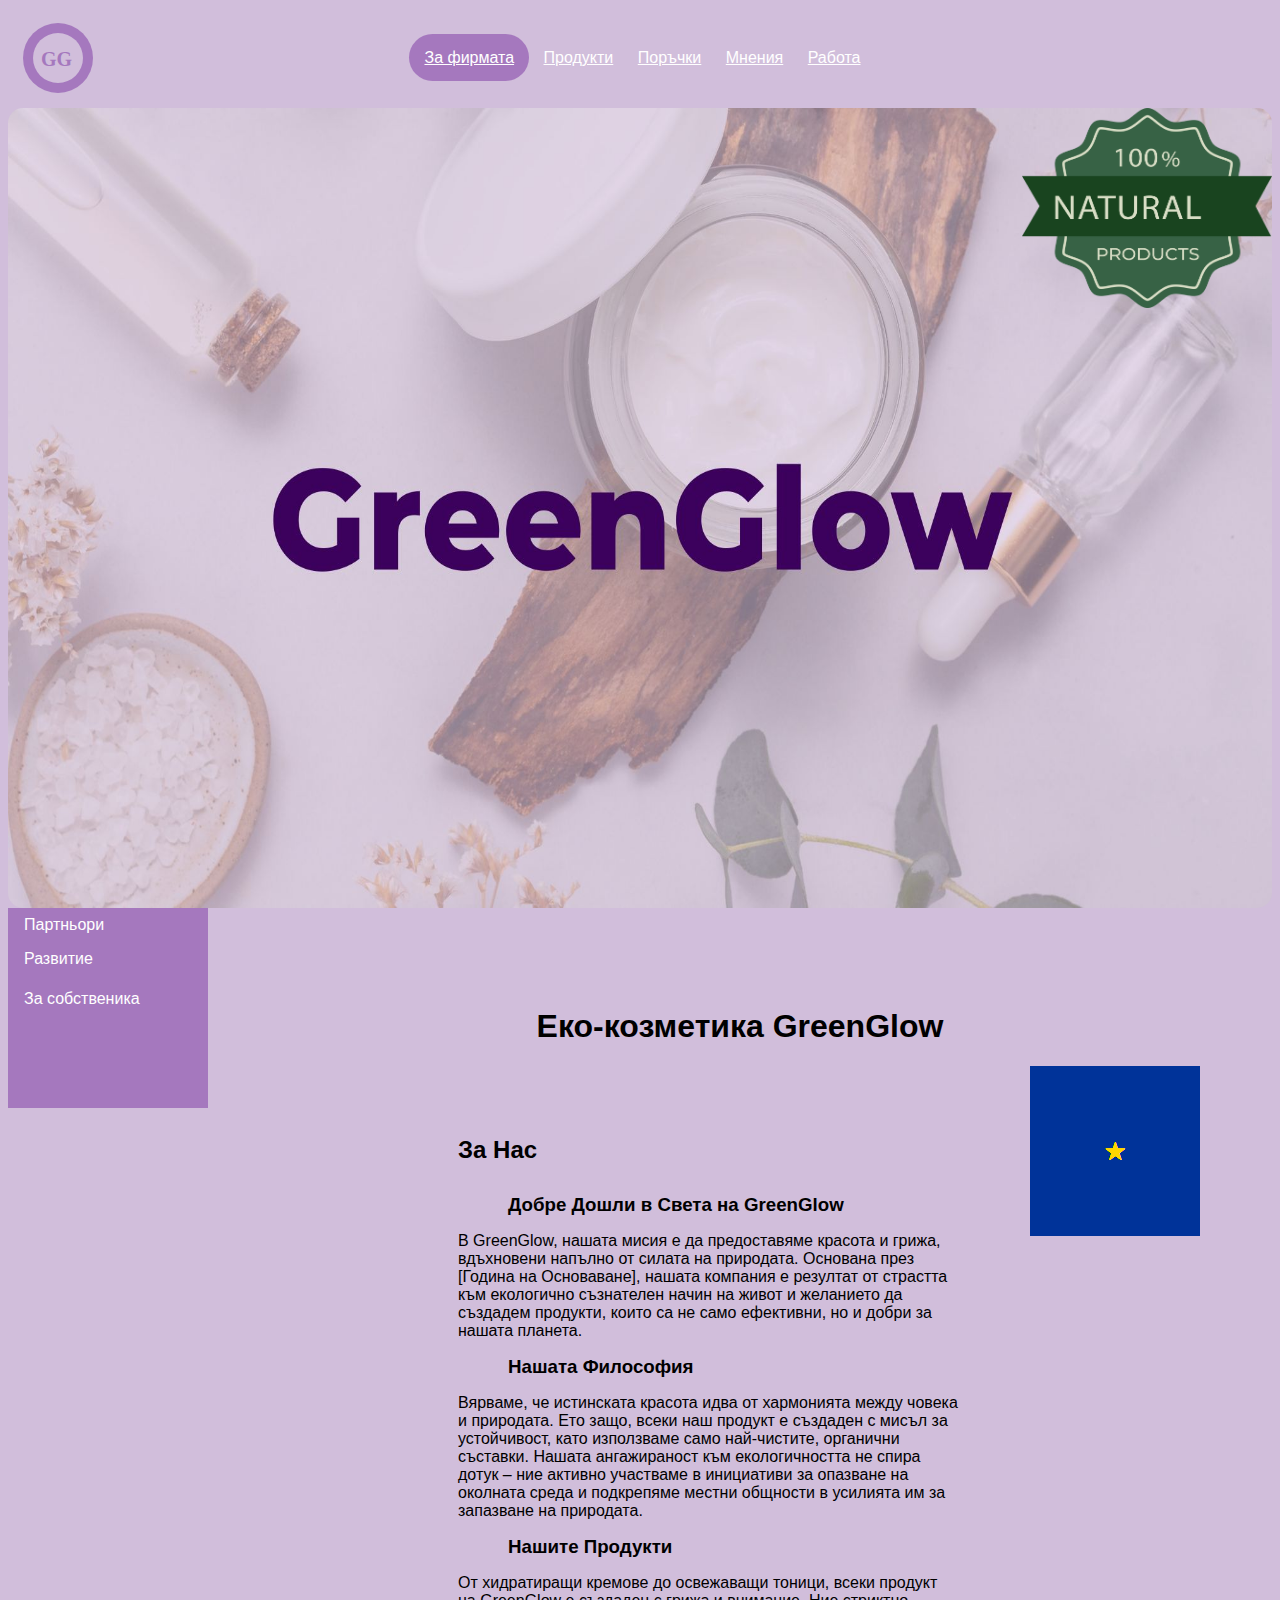
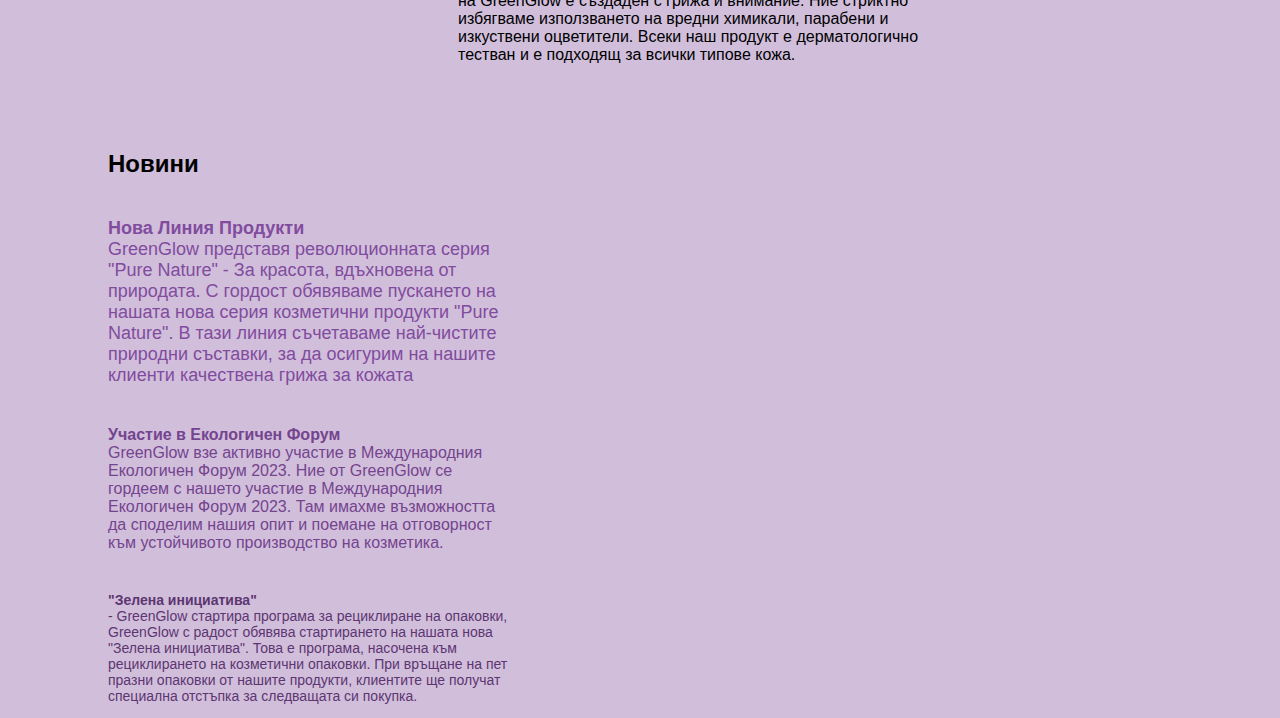
<file: site/index.html>
<!DOCTYPE html>
<head>
    <meta charset="utf-8">
    <title>"GreenGlow" – Еко-Козметика</title>
    <link rel="stylesheet" href="style.css">

    <style>

.subnav {
  overflow: hidden;
}


.subnav .subnavbtn {
  font-size: 16px;
  border: none;
  outline: none;
  color: white;
  padding: 14px 16px;
  background-color: inherit;
  font-family: inherit;
  margin: 0;
}



.subnav-content {
  display: none;
  z-index: 1;
}

.subnav:hover .subnav-content {
  display: block;
}

      a:link{
          color: white;
      }

      a:visited{
          color: white;
      }

      a:hover{
          color: #814C9E;
      }

      a:active{
          color:wheat;
      }

      .verticalNav{
        position: relative;
        text-align: right;
      }

      .verticalNav a{
        display: block;
      }

      .image-container {
    position: relative; 
    width: 100%; 
}

.background-image {
    width: 100%;
    height: 300px;
    border-radius: 15px;
    margin-top: 100px;
    display: block; 
}

.overlay-image {
    position: absolute; 
    top: 0; 
    right: 0; 
    width: 100%;
}

ul {
  list-style-type: none;
  margin: 0;
  padding: 0;
  width: 200px;
  height: 200px;
  background-color: #A578BE;
  float: left;
}

li a {
  display: block;
  color: #000;
  padding: 8px 16px;
  text-decoration: none;
}


li a:hover {
  background-color: #555;
}

@keyframes flyAwayAndBack {
  0%, 90%, 100% {
    transform: rotate(var(--angle)) translate(var(--radius)) rotate(var(--angle));
    opacity: 1;
    scale: 1;
  }
  95% {
    transform: translate(50vw, 50vh) scale(0);
    opacity: 0;
  }
}

  .eu-symbol {
    position: relative;
    width: 150px; 
    height: 150px; 
    background-color: #003399; 
    display: flex;
    justify-content: center;
    align-items: center;
    overflow: hidden;
    margin: auto;
    padding: 10px;
  }

  .star {
    position: absolute;
    color: #FFD700; 
    font-size: 25px; 
    --angle: 0deg;
    --radius: 65px; 
    animation: flyAwayAndBack 5s linear infinite; 
    animation-delay: var(--delay);
  }


  .star:nth-child(1) { --angle: 0deg; }
  .star:nth-child(2) { --angle: 30deg; }
  .star:nth-child(3) { --angle: 60deg; }
  .star:nth-child(4) { --angle: 90deg; }
  .star:nth-child(5) { --angle: 120deg; }
  .star:nth-child(6) { --angle: 150deg; }
  .star:nth-child(7) { --angle: 180deg; }
  .star:nth-child(8) { --angle: 210deg; }
  .star:nth-child(9) { --angle: 240deg; }
  .star:nth-child(10) { --angle: 270deg; }
  .star:nth-child(11) { --angle: 300deg; }
  .star:nth-child(12) { --angle: 330deg; }
</style>
</head>
<header style="display: flex; align-items: center; justify-content: space-between; position: relative;">
  <div class="logo" style=" position: absolute; top:0; left:0;">
  <svg width="100" height="100" xmlns="http://www.w3.org/2000/svg">
    <circle cx="50" cy="50" r="35" fill=" #A578BE"/>

    <circle cx="50" cy="50" r="25" fill="#D1BEDB"/>

    <text x="33" y="58" font-family="Verdana" font-weight ="bold" font-size="20" fill=" #A578BE">GG</text>
</svg>
</div>

  <div class="topnav" style="text-align: center; width: 100%; position: absolute; margin-top: 100px; ">
    <a class="active" href="index.html" style="background-color: #A578BE; border-radius: 25px; padding: 15px;">За фирмата</a>
    <a href="products.html">Продукти</a>
    <a href="orders.html">Поръчки</a>
    <a href="opinions.html">Мнения</a>
    <a href="jobApplication.html">Работа</a>
  </div> 
</header>

<body style="background-color: #D1BEDB; font-family: 'Montserrat', sans-serif;">

    <div class="image-container">
      <img src="indexbckg.jpeg" class="background-image" alt="Background Image" style="border-radius: 15px; margin-top: 100px; width: 100%; height: 800px;">
      <img src="topPic.png" class="overlay-image" alt="Overlay Image" style="width: 250px; height: 200px;">
    </div>


    <ul>
      <li><a class="active" href="partners.html">Партньори</a>
      <li><a href="growth.html">Развитие</a>
      <li><div class="subnav">
        <button class="subnavbtn">За собственика <i class="fa fa-caret-down"></i></button>
        <div class="subnav-content" style="float: left;">
          <a href="video.html">Филм</a>
          <a href="music.html">Музика</a>
        </div>  
    </ul> 

    <h1 style="text-align: center; margin-top: 100px;"><b>Еко-козметика GreenGlow</b></h1>

      <div class="text1">
        <h2>За Нас</h2>
        <h3 style="margin-top: 30px;">Добре Дошли в Света на GreenGlow</h3>
        <p>В GreenGlow, нашата мисия е да предоставяме красота и грижа, вдъхновени напълно от силата на природата. Основана през [Година на Основаване], нашата компания е резултат от страстта към екологично съзнателен начин на живот и желанието да създадем продукти, които са не само ефективни, но и добри за нашата планета.</p>
        <h3>Нашата Философия</h3>
        <p>Вярваме, че истинската красота идва от хармонията между човека и природата. Ето защо, всеки наш продукт е създаден с мисъл за устойчивост, като използваме само най-чистите, органични съставки. Нашата ангажираност към екологичността не спира дотук – ние активно участваме в инициативи за опазване на околната среда и подкрепяме местни общности в усилията им за запазване на природата.</p>
        <h3>Нашите Продукти</h3>
        <p>От хидратиращи кремове до освежаващи тоници, всеки продукт на GreenGlow е създаден с грижа и внимание. Ние стриктно избягваме използването на вредни химикали, парабени и изкуствени оцветители. Всеки наш продукт е дерматологично тестван и е подходящ за всички типове кожа.</p>
      </div>
      <div class="text2">
        <h2>Новини</h2>
        <p class="p1"><b>Нова Линия Продукти</b><br> GreenGlow представя революционната серия "Pure Nature" - За красота, вдъхновена от природата. С гордост обявяваме пускането на нашата нова серия козметични продукти "Pure Nature". В тази линия съчетаваме най-чистите природни съставки, за да осигурим на нашите клиенти качествена грижа за кожата</p>
        <p class="p2"><b>Участие в Екологичен Форум</b><br> GreenGlow взе активно участие в Международния Екологичен Форум 2023. Ние от GreenGlow се гордеем с нашето участие в Международния Екологичен Форум 2023. Там имахме възможността да споделим нашия опит и поемане на отговорност към устойчивото производство на козметика. </p>    
        <p class="p3"> <b> "Зелена инициатива"</b><br>- GreenGlow стартира програма за рециклиране на опаковки, GreenGlow с радост обявява стартирането на нашата нова "Зелена инициатива". Това е програма, насочена към рециклирането на козметични опаковки. При връщане на пет празни опаковки от нашите продукти, клиентите ще получат специална отстъпка за следващата си покупка.</p>  
      </div>

      <div class="eu-symbol">
        <div class="star" style="--delay:0s;">&#9733;</div>
        <div class="star" style="--delay:0.1s;">&#9733;</div>
        <div class="star" style="--delay:0.2s;">&#9733;</div>
        <div class="star" style="--delay:0.3s;">&#9733;</div>
        <div class="star" style="--delay:0.4s;">&#9733;</div>
        <div class="star" style="--delay:0.5s;">&#9733;</div>
        <div class="star" style="--delay:0.6s;">&#9733;</div>
        <div class="star" style="--delay:0.7s;">&#9733;</div>
        <div class="star" style="--delay:0.8s;">&#9733;</div>
        <div class="star" style="--delay:0.9s;">&#9733;</div>
        <div class="star" style="--delay:1.0s;">&#9733;</div>
        <div class="star" style="--delay:1.1s;">&#9733;</div>
      </div>

</body>
</html>
</file>
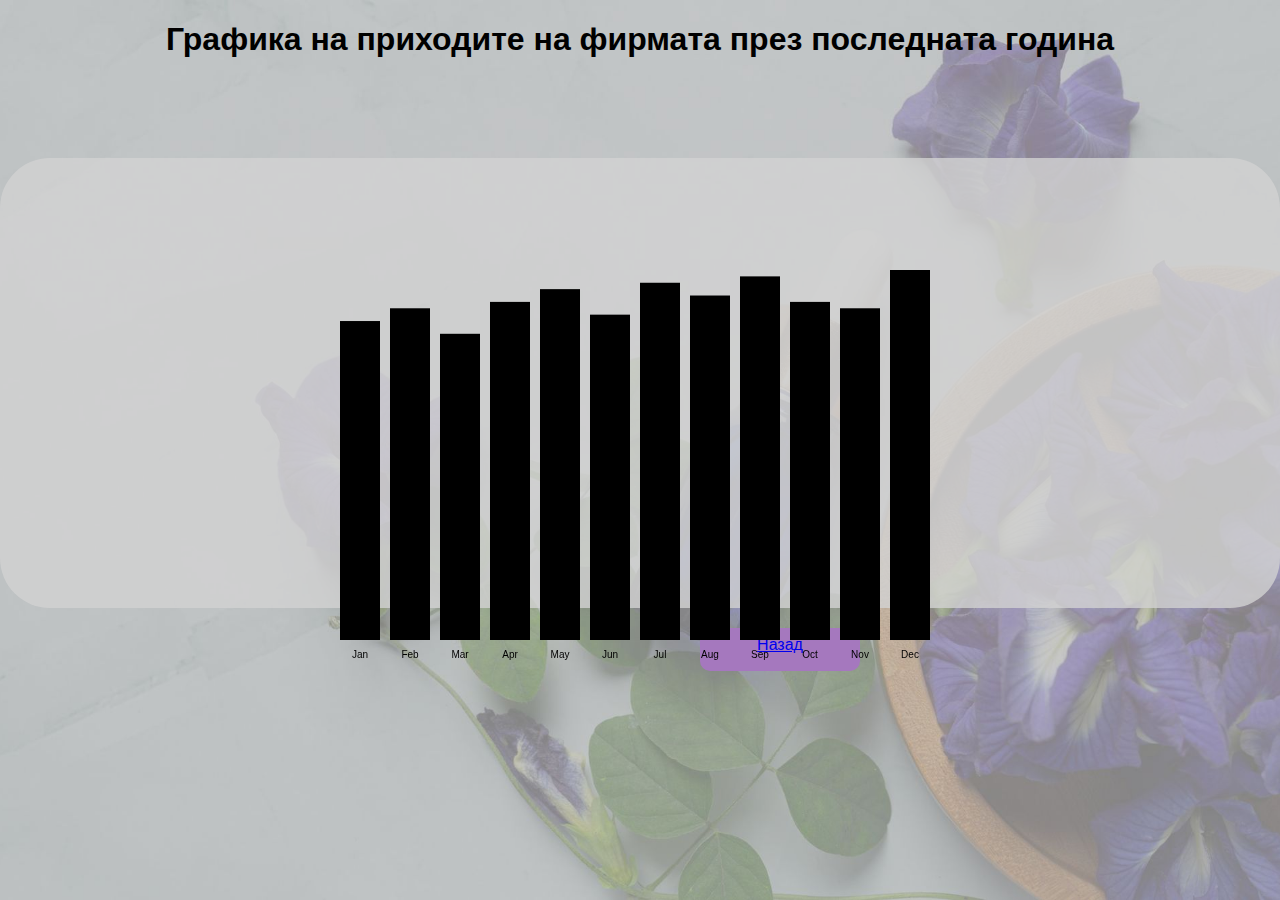
<file: site/growth.html>
<!DOCTYPE html>
<html>
<head>
    <meta charset="UTF-8">
    <link rel="stylesheet" href="style.css">
    <title>Развитие</title>
</head>
<body class="jobBody" style="font-family: 'Montserrat', sans-serif; background-color: #D1BEDB;">
<h1 style="text-align: center;">Графика на приходите на фирмата през последната година</h1>
<div style="background-color: rgb(210, 210, 210,0.8);  margin-top: 100px; border-radius: 50px; height: 350px; padding: 50px;">
<canvas style="margin-top: 20px;" id="salesGraph" width="600" height="400"></canvas>
</div>
<div style="background-color: #A578BE; height: 30px; width: 150px; border-radius: 10px; padding: 5px; padding-top: 8px; text-align: center; margin-top: 20px; margin-left: 700px;">
    <a href="index.html">Назад</a> 
</div>

<script>
    let canvas = document.getElementById("salesGraph");
    let ctx = canvas.getContext("2d");


    let months = ["Jan", "Feb", "Mar", "Apr", "May", "Jun", "Jul", "Aug", "Sep", "Oct", "Nov", "Dec"];
    let sales = [5000, 5200, 4800, 5300, 5500, 5100, 5600, 5400, 5700, 5300, 5200, 5800];


    let maxSales = Math.max(...sales);
    let graphHeight = canvas.height - 30;

for(let i = 0; i < sales.length; i++) {
    let x = (canvas.width / sales.length) * i;
    let y = graphHeight - (graphHeight * (sales[i] / maxSales));


    let barWidth = (canvas.width / sales.length) * 0.8;
    let barHeight = (graphHeight * sales[i] / maxSales);
    

    ctx.fillRect(x, graphHeight - barHeight, barWidth, barHeight);
    ctx.textAlign = "center";
    ctx.textBaseline = "middle";
    ctx.fillText(months[i], x + (barWidth / 2), canvas.height - 15);
}

</script>

</body>
</html>
</file>
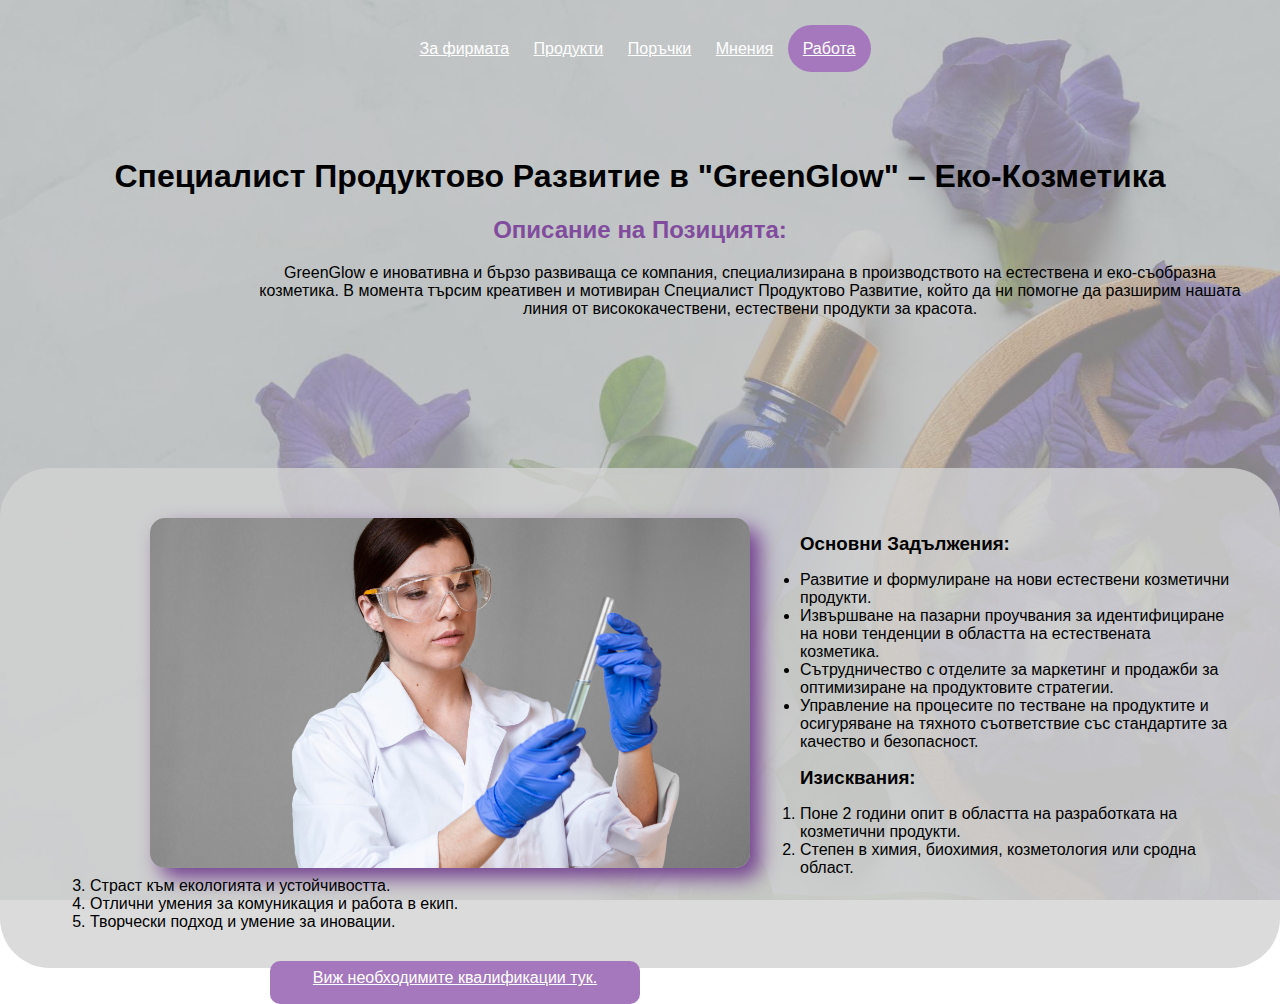
<file: site/jobApplication.html>
<!DOCTYPE html>
<html>
    <head>
        <title>Обява за работа</title>
        <link rel="stylesheet" href="style.css">
        <style>
            a:link{
                color: white;
            }
    
            a:visited{
                color: white;
            }
    
            a:hover{
                color: #814C9E;
            }
    
            a:active{
                color:wheat;
            }
        </style>

    </head>
<body  class="jobBody" style="font-family: 'Montserrat', sans-serif;">
    <div class="topnav" style="margin-top: 40px;">
        <a class="active" href="index.html">За фирмата</a>
        <a href="products.html">Продукти</a>
        <a href="orders.html">Поръчки</a>
        <a href="opinions.html">Мнения</a>
        <a href="jobApplication.html" style="background-color: #A578BE; border-radius: 25px; padding: 15px;">Работа</a>
      </div> 
    <h1 style="text-align: center;     font-family: 'Montserrat', sans-serif;  margin-top: 100px;">Специалист Продуктово Развитие в "GreenGlow" – Еко-Козметика</h1>
    <h2 style="color: #814C9E; text-align: center; ">Описание на Позицията:</h2>
    <p style="text-align: center; width: 1000px; margin-left: 250px;">GreenGlow е иновативна и бързо развиваща се компания, специализирана в производството на естествена и еко-съобразна козметика. В момента търсим креативен и мотивиран Специалист Продуктово Развитие, който да ни помогне да разширим нашата линия от висококачествени, естествени продукти за красота.</p>
    <div style="background-color: rgb(210, 210, 210,0.8); margin-top: 150px; border-radius: 50px; height: 400px; padding: 50px;">
    <div style="float: left; margin-left: 100px; margin-right: 50px; ">
        <img src="p1.jpg" width= 600px height="350px" style="border-radius: 15px; box-shadow: 10px 10px 20px #73408f;">
    </div>
    <h3 >Основни Задължения:</h3>
    <ul style="list-style-type:disc;">
        <li>Развитие и формулиране на нови естествени козметични продукти.</li>
        <li>Извършване на пазарни проучвания за идентифициране на нови тенденции в областта на естествената козметика.</li>
        <li>Сътрудничество с отделите за маркетинг и продажби за оптимизиране на продуктовите стратегии.</li>
        <li>Управление на процесите по тестване на продуктите и осигуряване на тяхното съответствие със стандартите за качество и безопасност.</li>
    </ul>
    <h3>Изисквания:</h3>
    <ol>
        <li>Поне 2 години опит в областта на разработката на козметични продукти.</li>
        <li>Степен в химия, биохимия, козметология или сродна област.</li>
        <li>Страст към екологията и устойчивостта.</li>
        <li>Отлични умения за комуникация и работа в екип.</li>
        <li>Творчески подход и умение за иновации.</li>
    </ol>
    <div style="background-color: #A578BE; height: 30px; width: 360px; border-radius: 10px; padding: 5px; padding-top: 8px; text-align: center; margin-top: 30px; margin-left: 220px;">
    <a href="jobApplicationTable.html">Виж необходимите квалификации тук.</a>
    </div> 
    </div> 
</body>
</html>
</file>
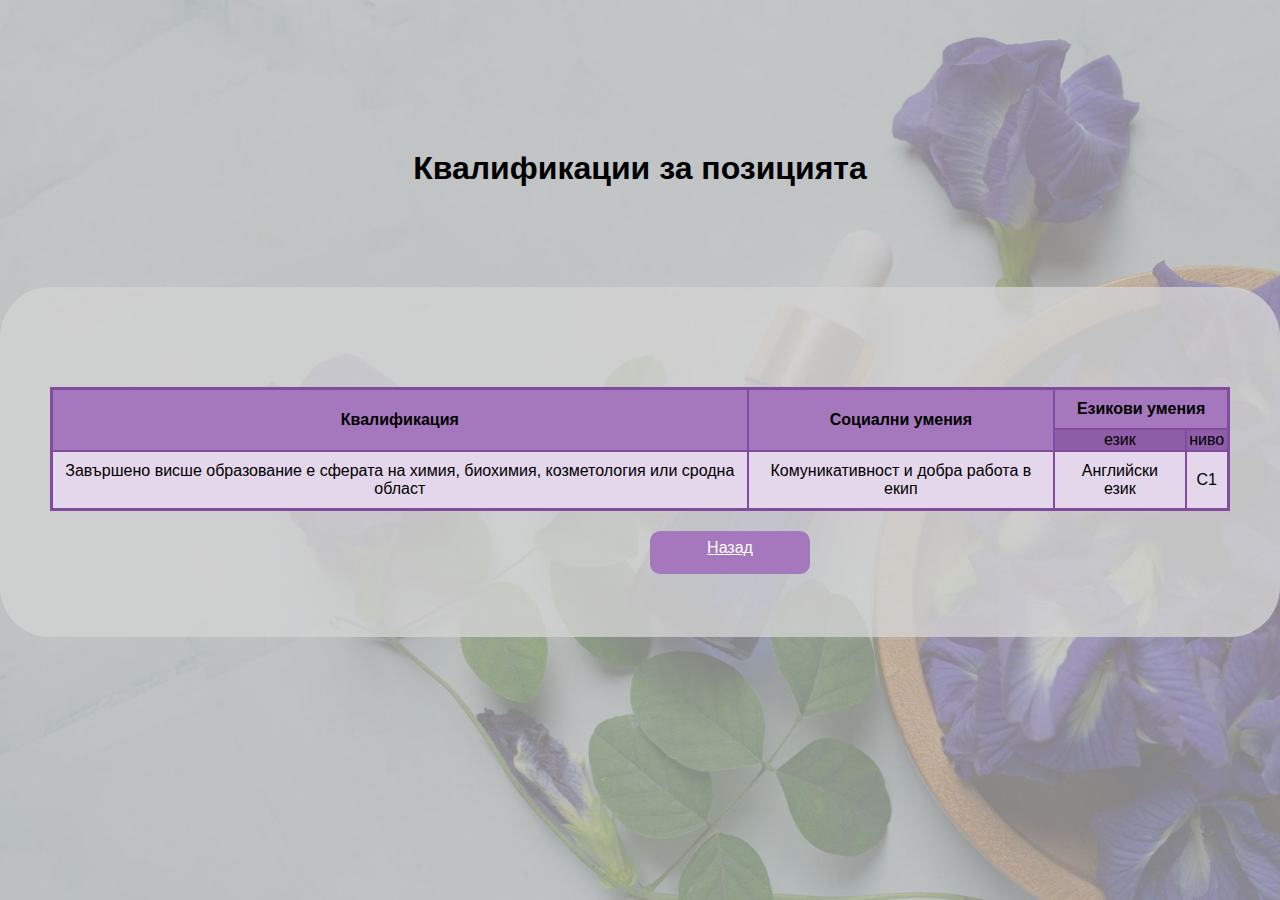
<file: site/jobApplicationTable.html>
<!DOCTYPE html>
<html>
<head>
    <title>Квалификации за позицията</title>
    <link rel="stylesheet" href="style.css">
    <style>
        a:link{
            color: white;
        }

        a:visited{
            color: white;
        }

        a:hover{
            color: #814C9E;
        }

        a:active{
            color:wheat;
        }
    </style>
</head>
<body  class="jobBody" style="font-family: 'Montserrat', sans-serif;">
    <h1 style="text-align: center;     font-family: 'Montserrat', sans-serif;  margin-top: 150px;">Квалификации за позицията</h1>
    <div style="background-color: rgb(210, 210, 210,0.8);  margin-top: 100px; border-radius: 50px; height: 250px; padding: 50px;">
    <table style="border: 3px solid #814C9E;  border-collapse: collapse; margin-top: 50px; margin-left: auto; margin-right: auto;">
        <tr style="background-color: #A578BE;">
            <th style="border: 2px solid #814C9E; text-align: center; padding: 10px;" rowspan="2" >Квалификация</th>
            <th style="border: 2px solid #814C9E; text-align: center; padding: 10px;" rowspan="2">Социални умения</th>
            <th  style="border: 2px solid #814C9E; text-align: center; padding: 10px;" colspan="2">Езикови умения</th>
        </tr>
        <tr style="background-color: #8D5DA7;">
            <td style="border: 2px solid #814C9E; text-align: center;" >език</td>
            <td style="border: 2px solid #814C9E; text-align: center;" >ниво</td>
        </tr>
        <tr style="background-color:#E4D6EB">
            <td style="border: 2px solid #814C9E; text-align: center; padding: 10px;"> Завършено висше образование е сферата на  химия, биохимия, козметология или сродна област</td>
            <td style="border: 2px solid #814C9E; text-align: center; padding: 10px;">Комуникативност и добра работа в екип</td>
            <td style="border: 2px solid #814C9E; text-align: center; padding: 10px;">Английски език</td>
            <td style="border: 2px solid #814C9E; text-align: center; padding: 10px;">C1</td>
        </tr>
    </table>
    <div style="background-color: #A578BE; height: 30px; width: 150px; border-radius: 10px; padding: 5px; padding-top: 8px; text-align: center; margin-top: 20px; margin-left: 600px;">
    <a href="jobApplication.html">Назад</a> 
    </div>
    </div>
</body>
</html>
</file>
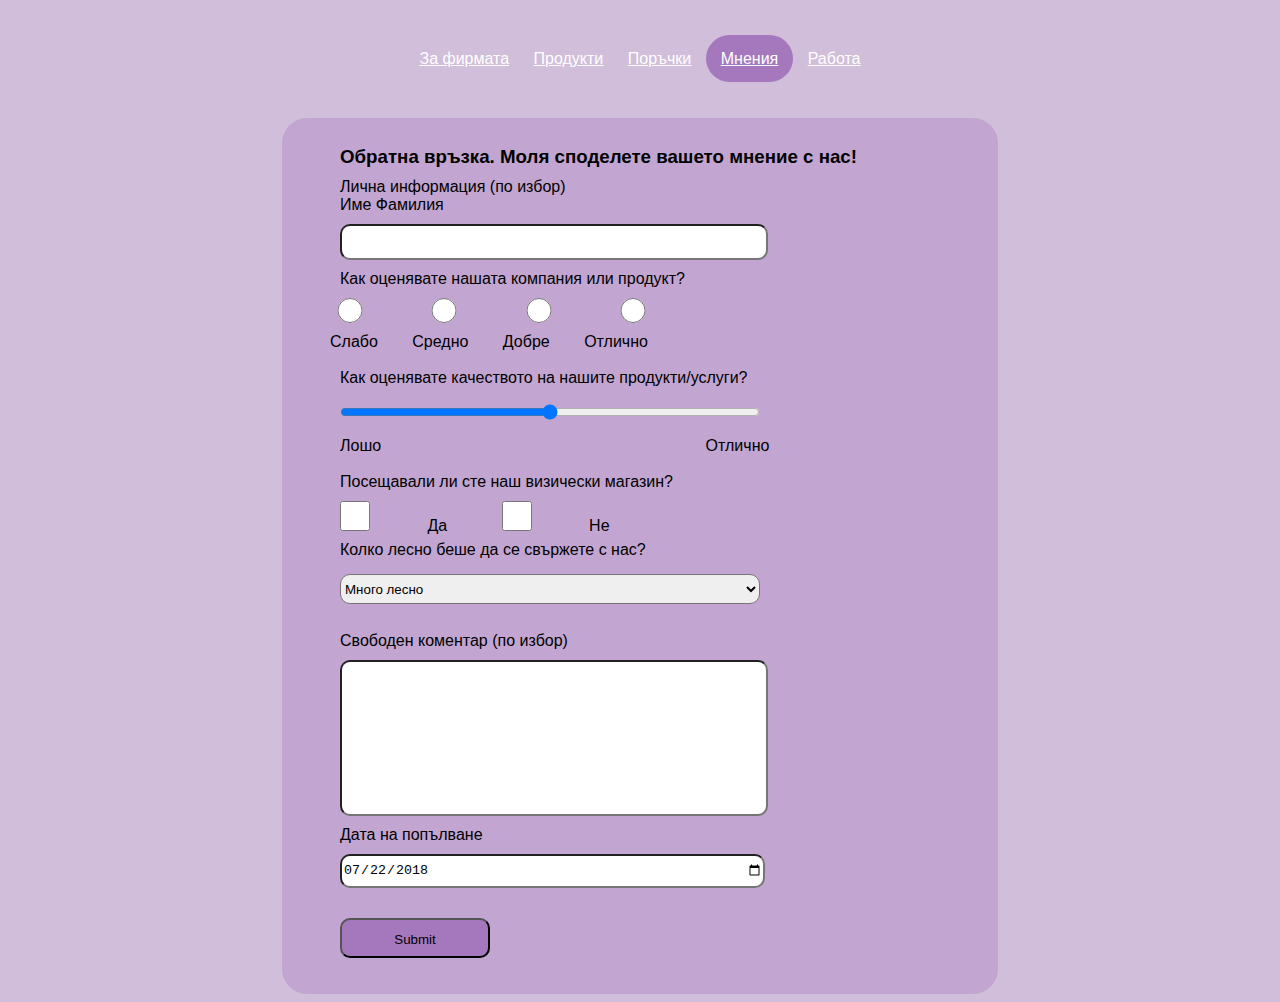
<file: site/opinions.html>
<!DOCTYPE html>
<head>
    <meta charset="utf-8">
    <title>Мнения</title>
    <link rel="stylesheet" href="style.css">
    <style>
      a:link{
          color: white;
      }

      a:visited{
          color: white;
      }

      a:hover{
          color: #814C9E;
      }

      a:active{
          color:wheat;
      }
  </style>
</head>
<body style="background-color: #D1BEDB; font-family: 'Montserrat', sans-serif;">
  <div class="topnav" style="margin-top: 50px;">
    <a class="active" href="index.html" >За фирмата</a>
    <a href="products.html">Продукти</a>
    <a href="orders.html">Поръчки</a>
    <a href="opinions.html"  style="background-color: #A578BE; border-radius: 25px; padding: 15px;">Мнения</a>
    <a href="jobApplication.html">Работа</a>
  </div> 
      <form class="prod" style="margin-top: 50px; width: 700px;">
        <h3 style="margin-top: 20px;">Обратна връзка. Моля споделете вашето мнение с нас!</h3>
        <label >Лична информация (по избор)</label><br>
        <label>Име Фамилия</label><br>
        <input type="text" class="inp"><br>
        <label>Как оценявате нашата компания или продукт?</label><br>
        <input type="radio" class="radio" id="op1" name="op1" value="Bad">
        <input type="radio" class="radio" id="op2" name="op2" value="Middle">
        <input type="radio" class="radio" id="op3" name="op3" value="Good">
        <input type="radio" class="radio" id="op4" name="op4" value="Excellent"><br>
        <label for="op1" class="radioLabel" style="margin-left: 40px;">Слабо</label>
        <label for="op2" class="radioLabel" style="margin-left: 30px;">Средно</label>
        <label for="op3" class="radioLabel" style="margin-left: 30px;">Добре</label>
        <label for="op4" class="radioLabel" style="margin-left: 30px;">Отлично</label><br>
        <br>
        <label>Как оценявате качеството на нашите продукти/услуги?</label><br>
        <div>
          <input type="range" id="quality" name="quality" min="0" max="10" /> <br>
          <label>Лошо</label>  <label style="margin-left: 320px;">Отлично</label> 
        </div>        
        <br>
        <label>Посещавали ли сте наш визически магазин? </label><br>
        <input type="checkbox" style="width: 30px;"  id="op1" name="op1" value="yes">
        <label for="op1" >Да</label>
        <input type="checkbox" style="width: 30px;" id="op2" name="op2" value="no">
        <label for="op2" >Не</label><br>
        <label>Колко лесно беше да се свържете с нас?</label><br>
        <select id="products" class="products">
          <option value="one">Много лесно</option>
          <option value="two">Лесно</option>
          <option value="three">Трудно</option>
          <option value="four">Много трудно</option>
        </select> 
        <br>
        <label>Свободен коментар (по избор)</label><br>
        <input type="text" class="inp" style="height: 150px;"><br>
        <label>Дата на попълване</label><br>
        <input type="date" id="start" name="trip-start" value="2018-07-22" min="2018-01-01" max="2018-12-31" /><br>
        <input type="submit" value="Submit" style= "background-color: #A578BE; width: 150px; border-radius: 10px; padding: 5px; padding-top: 8px; text-align: center; margin-top: 20px;  height: 40px;">
      </form>
</body>
</html>
</file>
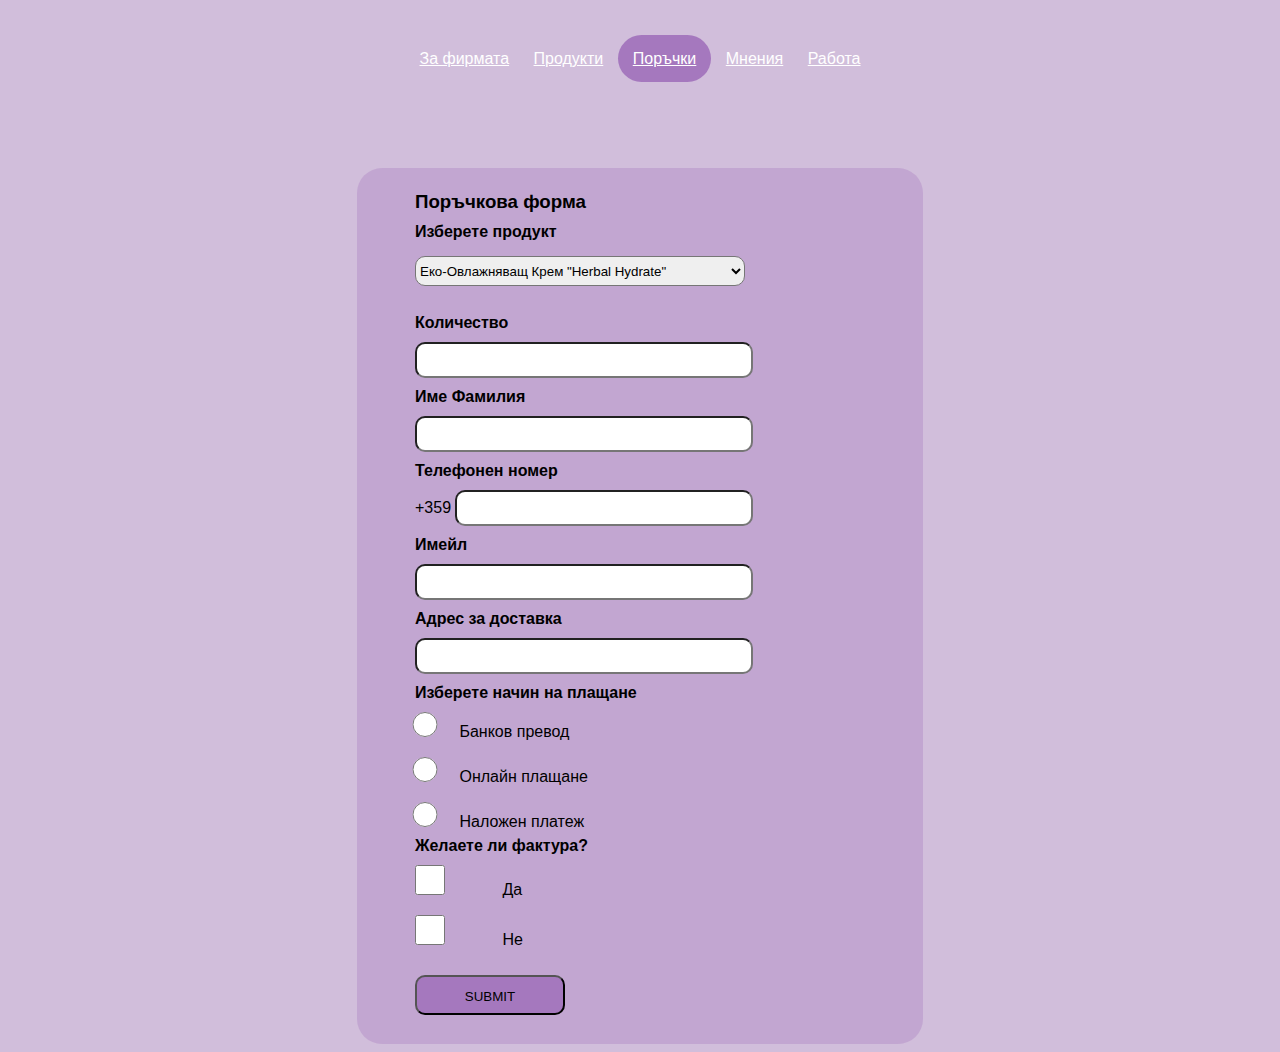
<file: site/orders.html>
<!DOCTYPE html>
<head>
    <meta charset="utf-8">
    <title>Поръчки</title>
    <link rel="stylesheet" href="style.css">
    <style>
      a:link{
          color: white;
      }

      a:visited{
          color: white;
      }

      a:hover{
          color: #814C9E;
      }

      a:active{
          color:wheat;
      }
  </style>
</head>

<body style="background-color: #D1BEDB; font-family: 'Montserrat', sans-serif;">
  <div class="topnav" style="margin-top: 50px;">
    <a class="active" href="index.html" >За фирмата</a>
    <a href="products.html">Продукти</a>
    <a href="orders.html" style="background-color: #A578BE; border-radius: 25px; padding: 15px;">Поръчки</a>
    <a href="opinions.html">Мнения</a>
    <a href="jobApplication.html">Работа</a>
  </div> 

      <form class="prod" style="margin-top: 100px;">
        <h3>Поръчкова форма</h3>
        <label><b>Изберете продукт</b></label><br>
        <select id="products" class="products">
          <option value="panelOne">Еко-Овлажняващ Крем "Herbal Hydrate"</option>
          <option value="pabelTwo">Антиоксидантен Серум "Glow Essence"</option>
          <option value="panelThree">Почистваща Маска с Активен Въглен "Pore Purify"</option>
          <option value="panelFour">Освежаващ Тоник "Rose Refresh"</option>
        </select> 
        <br>
        <label><b>Количество</b></label><br>
        <input type="number" min="1" max="30"><br>
        <label><b>Име Фамилия</b></label><br>
        <input type="text" class="inp"><br>
        <label><b>Телефонен номер</b></label><br>
        <label>+359 </label>
        <input type="text" class="inp" style="margin-left: 0; width: 290px;"><br>
        <label><b>Имейл</b></label><br>
        <input type="text" class="inp"><br>
        <label><b>Адрес за доставка</b></label><br>
        <input type="text" class="inp"><br>
        <label><b>Изберете начин на плащане</b></label><br>
        <input type="radio" class="radio" id="op1" name="op1" value="Bank">
        <label for="op1" class="radioLabel">Банков превод</label><br>
        <input type="radio" class="radio" id="op2" name="op2" value="Online">
        <label for="op2" class="radioLabel">Онлайн плащане</label><br>
        <input type="radio" class="radio" id="op3" name="op3" value="Cash">
        <label for="op3" class="radioLabel">Наложен платеж</label><br>
        <label><b>Желаете ли фактура?</b></label><br>
        <input type="checkbox" style="width: 30px;"  id="op1" name="op1" value="yes">
        <label for="op1" >Да</label><br>
        <input type="checkbox" style="width: 30px;" id="op2" name="op2" value="no">
        <label for="op2" >Не</label><br>
        <input type="submit" value="SUBMIT" style= "background-color: #A578BE; width: 150px; border-radius: 10px; padding: 5px; padding-top: 8px; text-align: center; margin-top: 20px;  height: 40px;">
      </form>
</body>
</html>
</file>
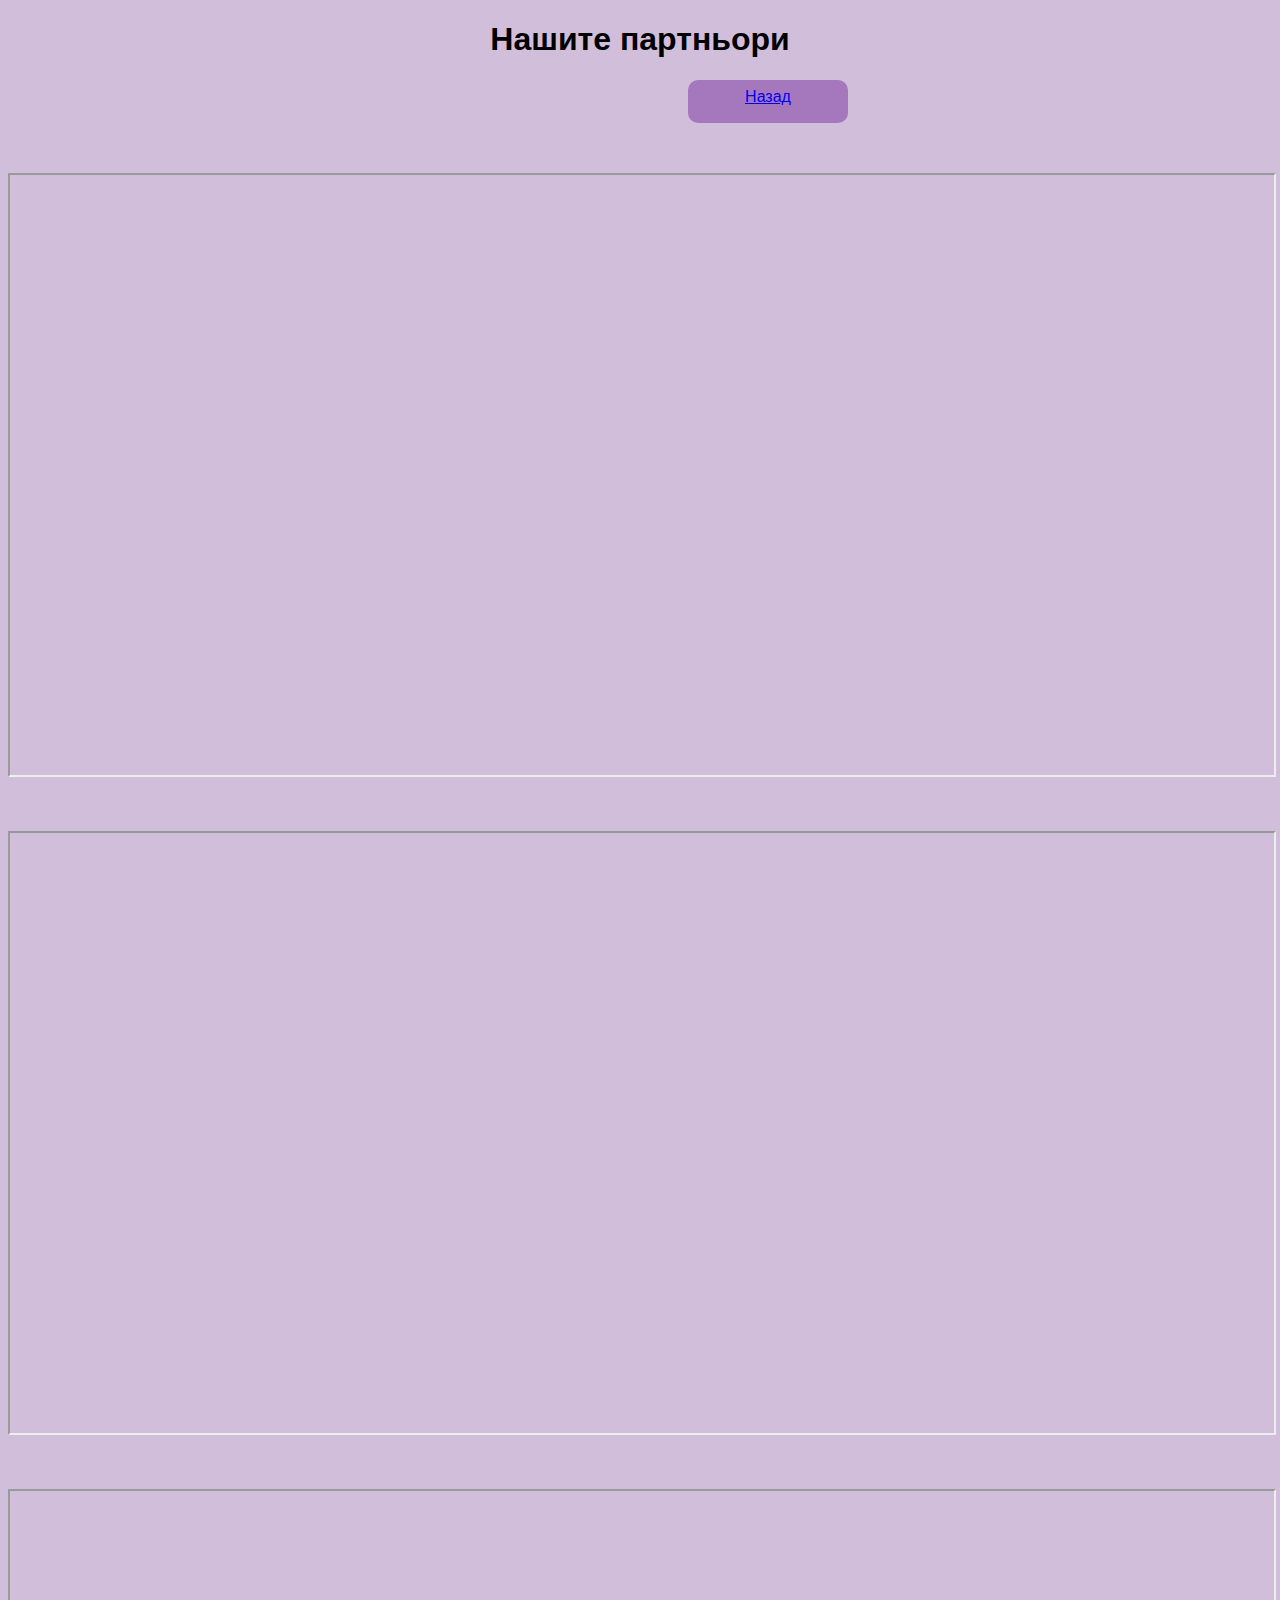
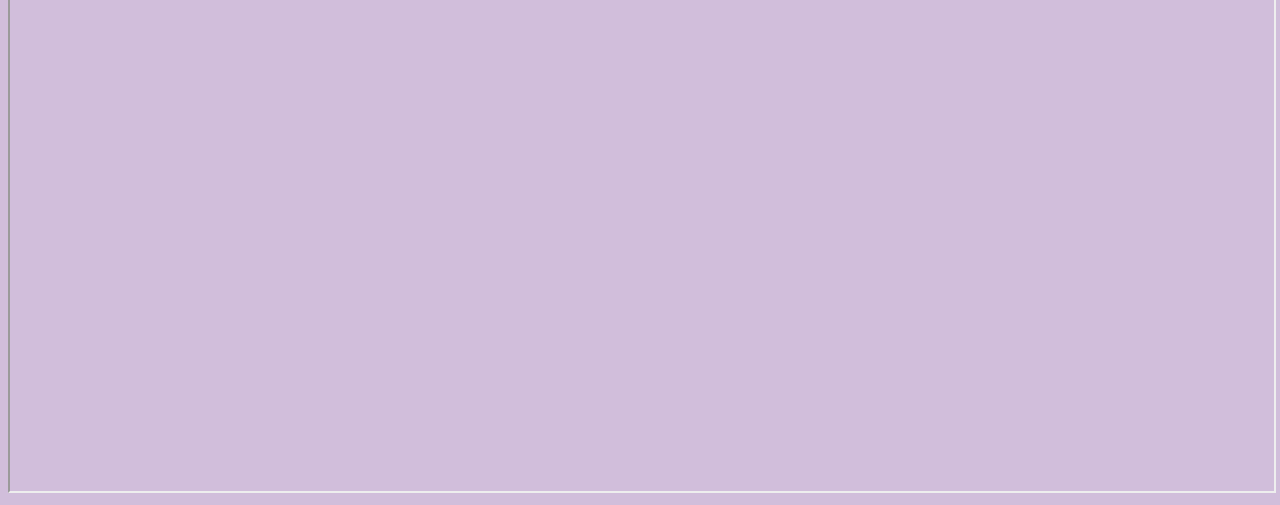
<file: site/partners.html>
<!DOCTYPE html>
<html>
<head>
    <meta charset="UTF-8">
    <link rel="stylesheet" href="style.css">
    <title>Партньори</title>
</head>
<body style="font-family: 'Montserrat', sans-serif; background-color: #D1BEDB;">
    <h1 style="text-align: center;">Нашите партньори</h1>
    <div style="background-color: #A578BE; height: 30px; width: 150px; border-radius: 10px; padding: 5px; padding-top: 8px; text-align: center; margin-top: 20px; margin-left: 680px;">
        <a href="index.html">Назад</a> 
    </div>
    <iframe style="margin-top: 50px;" src="https://www.jessica.bg" width="100%" height="600" title="Партньор 1"></iframe>
    <iframe  style="margin-top: 50px;" src="https://korektstroi93.com" width="100%" height="600" title="Партньор 2"></iframe>
    <iframe  style="margin-top: 50px;" src="https://daris.bg" width="100%" height="600" title="Партньор 3"></iframe>

</body>
</html>
</file>
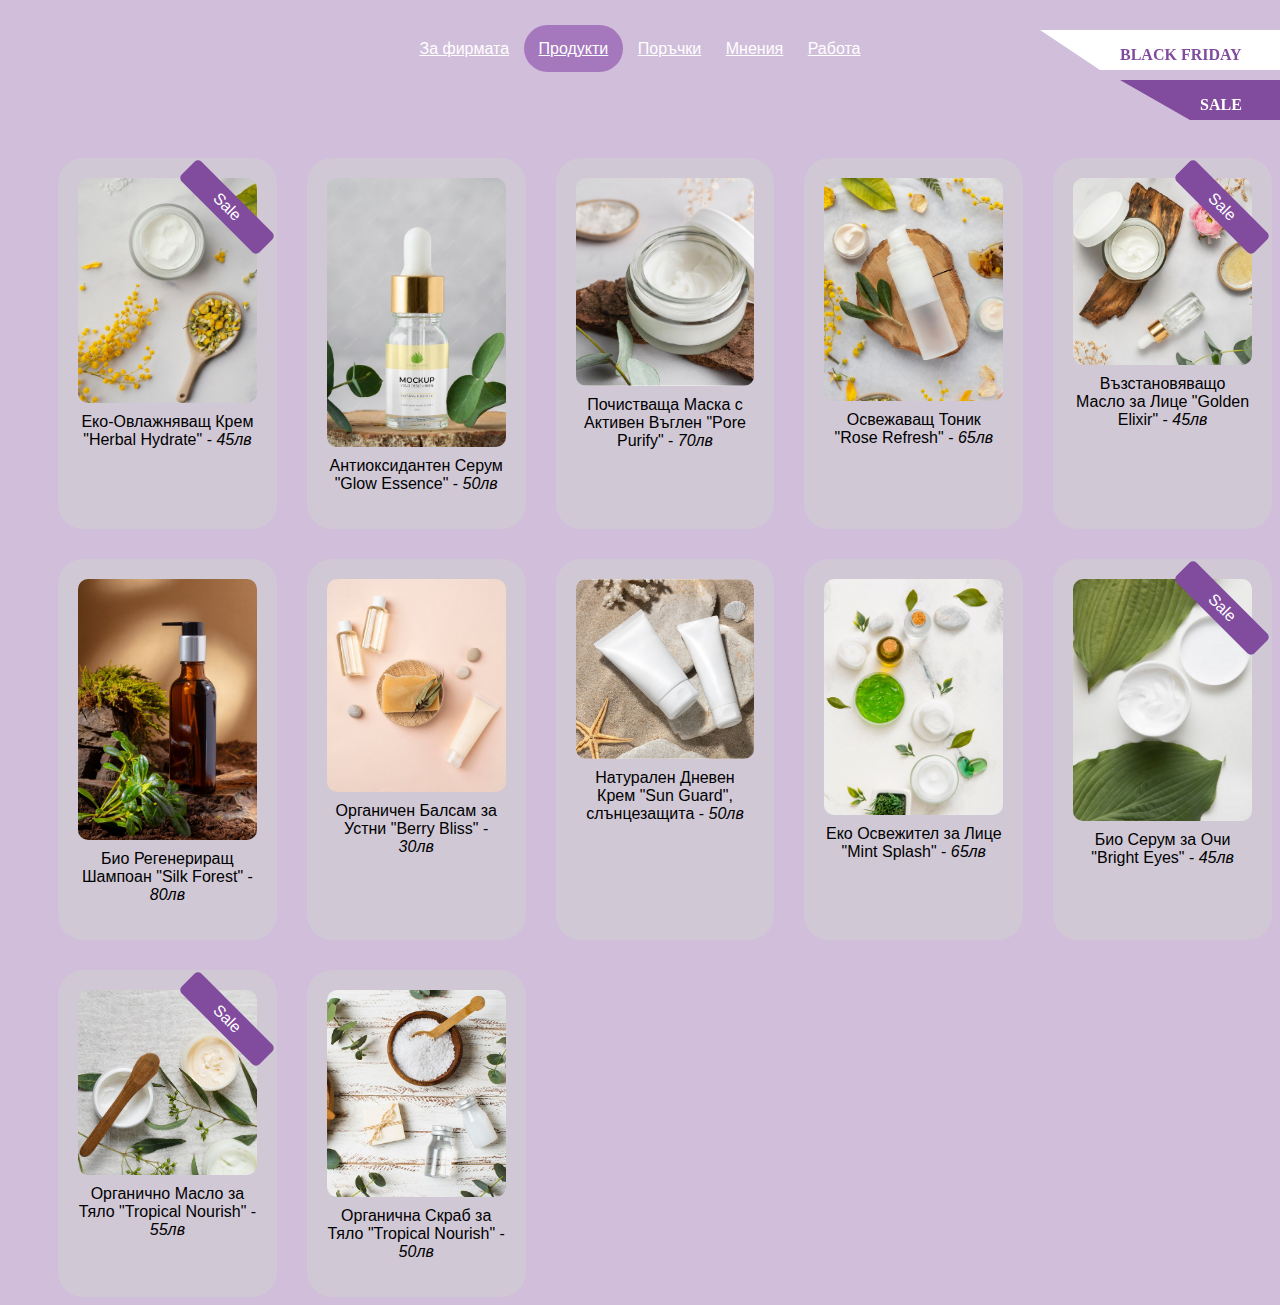
<file: site/products.html>
<!DOCTYPE html>
<head>
    <meta charset="utf-8">
    <title>Продукти</title>
    <link rel="stylesheet" href="style.css">

    <style>
        a:link{
            color: white;
        }
  
        a:visited{
            color: white;
        }
  
        a:hover{
            color: #814C9E;
        }
  
        a:active{
            color:wheat;
        }

        .container{
            top: 0; right: 0;
            position: fixed;
            padding: 20px;
            border-radius: 20px;
            z-index: 100;
            text-align: center;
            font-family: 'Montserrat';
            width: 220px;
            height: 100px;

        }

        svg{
            margin-top: -90px;
        }

        .product img {
            transition: transform 0.5s ease, opacity 0.5s ease;
            display: block; 
        }

        .product:hover img {
            box-shadow: 0px 0px 15px rgba(0, 0, 0, 0.2);
            transform: scale(1.05) rotate(5deg);
            transform: scale(1.05);
            opacity: 0.8; 
        }

    </style>
</head>
<body  style="background-color: #D1BEDB; font-family: 'Montserrat', sans-serif;">
    <div class="container">
        <svg width="725" height="451">
            <polygon points="0,100 520,100 690,140 60,140" style="fill:white;" />
            <text x="80" y="130" class="sale-text" fill="#814C9E" font-weight="bold">BLACK FRIDAY</text>

            <polygon points="80,150 650,150 320,190 150,190" style="fill:#814C9E;" />
            <text x="160" y="180" class="sale-text" fill="white" font-weight="bold">SALE</text>
        </svg>
    </div>
    <div class="topnav" style="margin-top: 40px;">
        <a class="active" href="index.html">За фирмата</a>
        <a href="products.html" style="background-color: #A578BE; border-radius: 25px; padding: 15px;">Продукти</a>
        <a href="orders.html">Поръчки</a>
        <a href="opinions.html">Мнения</a>
        <a href="jobApplication.html" >Работа</a>
      </div> 

      <div class="products">
        <div class="product" >
            <img src="product1.png" alt="Herbal Hydrate Cream">
            <span class="sale-banner">Sale</span>
            <p>Еко-Овлажняващ Крем "Herbal Hydrate" - <i>45лв</i></p>
        </div>
        <div class="product" >
            <img src="product2.png" alt="Glow Essence Serum">
            <p>Антиоксидантен Серум "Glow Essence" - <i>50лв</i></p>
        </div>

        <div class="product" >
            <img src="product3.png" alt="Pore Purify Mask">
            <p>Почистваща Маска с Активен Въглен "Pore Purify" - <i>70лв</i></p>
        </div>
        <div class="product" >
            <img src="product4.png" alt="Rose Refresh Toner">
            <p>Освежаващ Тоник "Rose Refresh" - <i>65лв</i></p>
        </div>
        <div class="product" >
            <img src="product5.png" alt="Golden Elixir Butter">
            <span class="sale-banner">Sale</span>
            <p>Възстановяващо Масло за Лице "Golden Elixir" - <i>45лв</i></p>
        </div>
        <div class="product" >
            <img src="product6.png" alt="Shampoo Silk Forest">
            <p>Био Регенериращ Шампоан "Silk Forest" - <i>80лв</i></p>
        </div>
        <div class="product" >
            <img src="product7.png" alt="Lip Balmn">
            <p>Органичен Балсам за Устни "Berry Bliss" - <i>30лв</i></p>
        </div>
        <div class="product" >
            <img src="product8.png" alt="Day Creame Sun Guard">
            <p>Натурален Дневен Крем "Sun Guard", слънцезащита - <i>50лв</i></p>
        </div>
        <div class="product" >
            <img src="product9.png" alt="Mint Face Creame">
            <p>Еко Освежител за Лице "Mint Splash" - <i>65лв</i></p>
        </div>
        <div class="product" >
            <img src="product10.png" alt="Eye Creame Bright Eyes">
            <span class="sale-banner">Sale</span>
            <p>Био Серум за Очи "Bright Eyes" - <i>45лв</i></p>
        </div>
        <div class="product" >
            <img src="product11.png" alt="Organic Body Butter">
            <span class="sale-banner">Sale</span>
            <p>Органично Масло за Тяло "Tropical Nourish" - <i>55лв</i></p>
        </div>
        <div class="product" >
            <img src="product12.png" alt="Organic Body Scarb">
            <p>Органична Скраб за Тяло "Tropical Nourish" - <i>50лв</i></p>
        </div>
    </div>
</body>
</html>
</file>
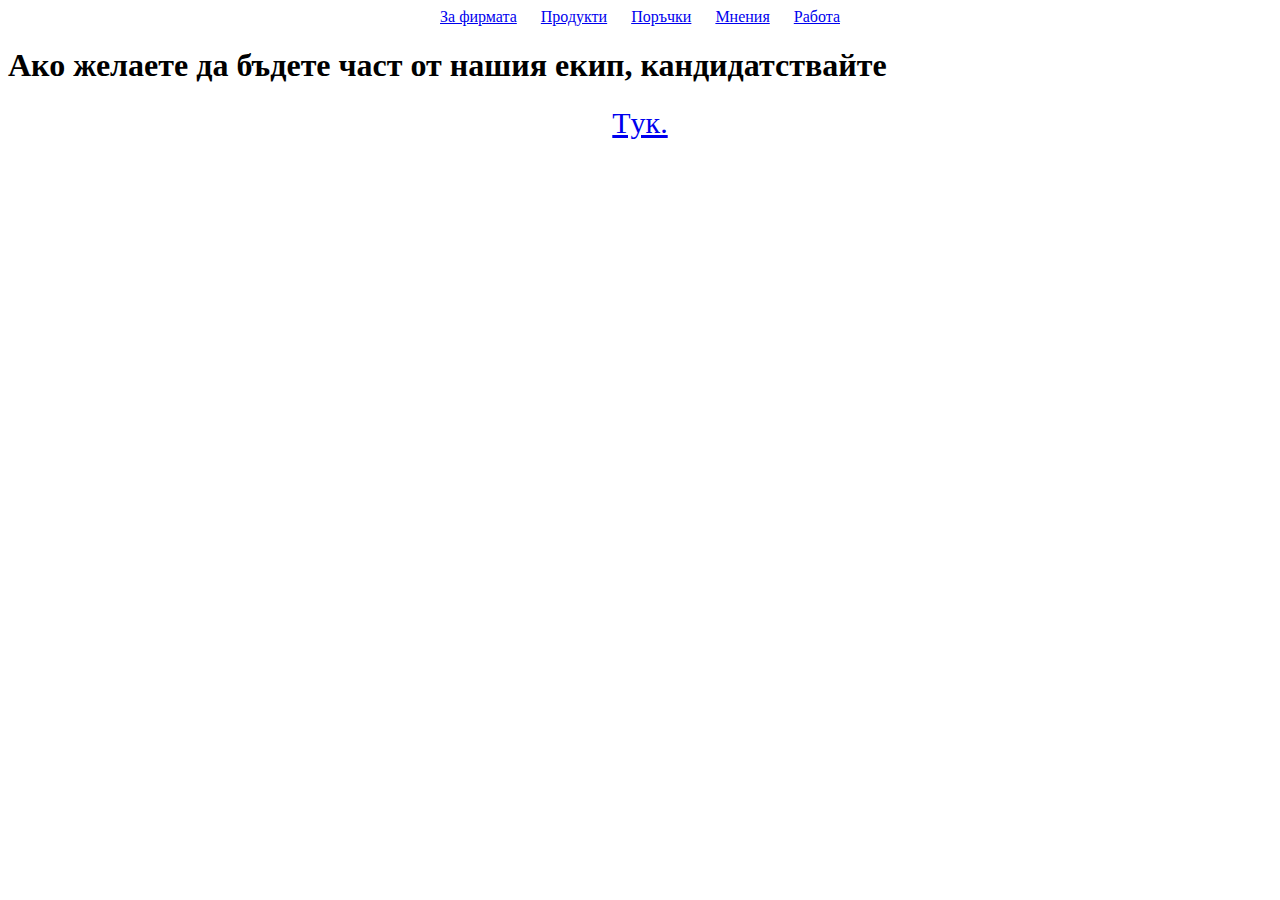
<file: site/work.html>
<!DOCTYPE html>
<head>
    <meta charset="utf-8">
    <title>Работа</title>
    <link rel="stylesheet" href="style.css">
</head>
<body>
    <div class="topnav">
        <a class="active" href="index.html">За фирмата</a>
        <a href="products.html">Продукти</a>
        <a href="orders.html">Поръчки</a>
        <a href="opinions.html">Мнения</a>
        <a href="work.html">Работа</a>
      </div> 
      <h1>Ако желаете да бъдете част от нашия екип, кандидатствайте</h1>
      <div class="li">
      <a href="jobApplication.html">Tук.</a> 
      </div>
</body>
</html>
</file>
<file: site/style.css>
.jobBody {
    margin: 0; 
    padding: 0; 
    height: 100%; 
    background-image: url('background.jpeg');
    background-size: cover;
    background-repeat: no-repeat; 
    background-attachment: fixed; 
    background-position: center; 
} 


.topnav{
    position: relative;
    text-align: center;
}

.topnav1{
    position: relative;
    text-align: center;
}

.topnav a{
    text-align: center;
    padding: 10px;
}

.topnav1 a{
    text-align: center;
    padding: 10px;
}

.verticalNav{
    border-radius: 20px;
    background-color: #b38cc8;
    height: 100%;

}

.logo{
    position: relative;
    float: right;
}

.verticalNav a{
    padding: 10px 15px;
}

.image{
    display: block;
    margin-left: auto;
    margin-right: auto;
    width: 800px;
    height: 100px;
    margin-top: 25px;
}


.text1{
    width: 500px;
    text-align: left;
    margin-left: 250px;
    margin-top: 50px;
    float: left;
}

.text2{
    float:left; 
    width:400px; 
    margin-left:100px;
    margin-top: 50px;
}

.text2 .p1{
    color:#814C9E; 
    font-size: 18px; 
    margin-top: 40px;
}



.text2 .p2{
    color: #74448E; 
    font-size: 16px; 
    margin-top: 40px;

}

.text2 .p3{
    
    color: #5C3671; 
    font-size: 14px;
    margin-top: 40px;

}

.li{
    text-align: center;
    font-size: 30px;
}

.prod{
    display: block;
    margin-left: auto;
    margin-right: auto;
    width: 50%;
    margin-top: 40px;
    padding: 8px;
    background-color: #a678be57; 
    width: 550px;
    height: 860px;
    border-radius: 25px;
}

.prod .products, input{
    width: 60%;
    height: 30px;
    border-radius: 10px;
}

.prod .products, h3, label{
    margin-top: 15px;
    margin-left: 50px;
    margin-bottom: 10px;
}

.prod .radio{
    margin-left: 30px;
    margin-right: 0;
    width: 60px;
    height: 25px;
}

.prod .radioLabel{
    margin-left: 0;
}

.prod input{
    margin-top: 10px;
    margin-left: 50px;
    margin-bottom: 10px;
    border-radius: 10px;

}

.products {
    display: grid;
    grid-template-columns: repeat(auto-fill, minmax(200px, 1fr));
    gap: 30px;
    margin-left: 50px;
    margin-top: 100px;
}

.product {
    text-align: center;
    background-color: rgb(210, 210, 210,0.5);
    padding: 20px;
    border-radius: 25px;
    position: relative;
    display: inline-block;
}

.image-container {
    position: fixed;
    top: 0; 
    right: 0;
    z-index: 10; 
}

.image-container img {
    display: block;
    width: 100px; 
    height: auto; 
}

.product img {
    width: 100%;
    height: auto;
    border-radius: 10px;
}

.product p {
    margin-top: 10px;
}

.sale-banner {
    position: absolute;
    top: 35px; 
    right: -5px;
    background-color: #814C9E; 
    border-radius: 5px;
    color: white;
    padding: 5px;
    width: 100px;
    transform: rotate(45deg); 
    -webkit-transform: rotate(45deg); 
    z-index: 10; 
}


canvas{
    position: absolute;
    top: 50%;
    left: 50%;
    transform: translate(-50%, -50%);   
}

.video{
    margin: auto 0px;
    display:block; 
    text-align: center;
}
</file>
